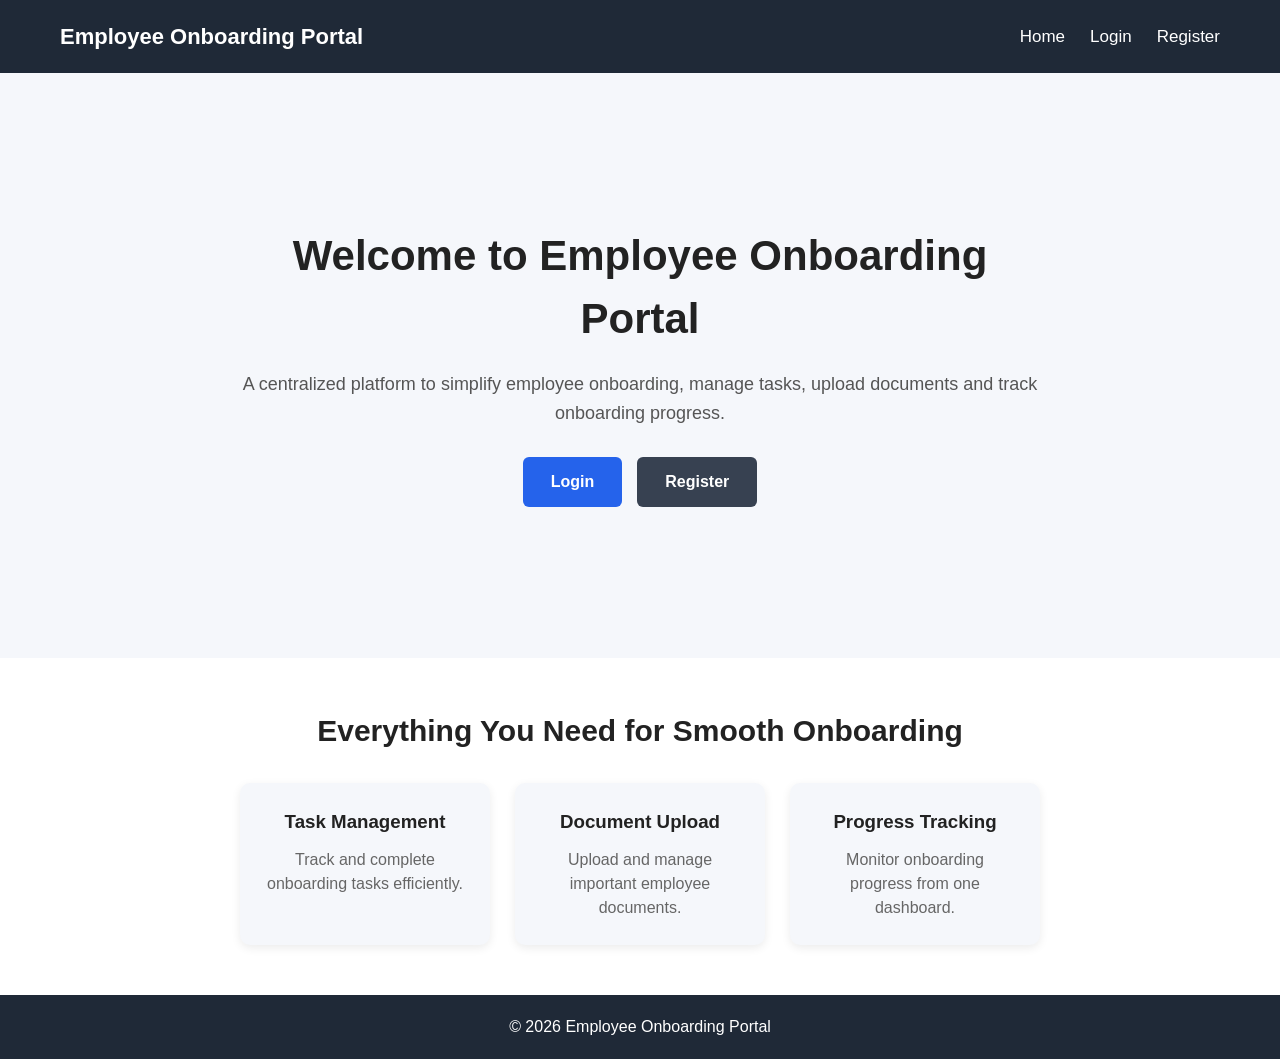
<file: frontend/index.html>
<!DOCTYPE html>
<html lang="en">

<head>
    <meta charset="UTF-8">
    <meta name="viewport" content="width=device-width, initial-scale=1.0">

    <title>Employee Onboarding Portal</title>

    <link rel="stylesheet" href="css/style.css">
</head>

<body>

    <!-- Navigation Bar -->
    <header>
        <div class="logo">
            Employee Onboarding Portal
        </div>

        <nav>
            <a href="index.html">Home</a>
            <a href="login.html">Login</a>
            <a href="register.html">Register</a>
        </nav>
    </header>


    <!-- Hero Section -->
    <section class="hero">

        <div class="hero-content">

            <h1>Welcome to Employee Onboarding Portal</h1>

            <p>
                A centralized platform to simplify employee onboarding,
                manage tasks, upload documents and track onboarding progress.
            </p>

            <div class="buttons">

                <a href="login.html" class="btn">
                    Login
                </a>

                <a href="register.html" class="btn secondary">
                    Register
                </a>

            </div>

        </div>

    </section>


    <!-- Features -->
    <section class="features">

        <h2>Everything You Need for Smooth Onboarding</h2>

        <div class="feature-container">

            <div class="feature-card">
                <h3>Task Management</h3>
                <p>
                    Track and complete onboarding tasks efficiently.
                </p>
            </div>

            <div class="feature-card">
                <h3>Document Upload</h3>
                <p>
                    Upload and manage important employee documents.
                </p>
            </div>

            <div class="feature-card">
                <h3>Progress Tracking</h3>
                <p>
                    Monitor onboarding progress from one dashboard.
                </p>
            </div>

        </div>

    </section>


    <!-- Footer -->
    <footer>
        <p>© 2026 Employee Onboarding Portal</p>
    </footer>

</body>

</html>
</file>
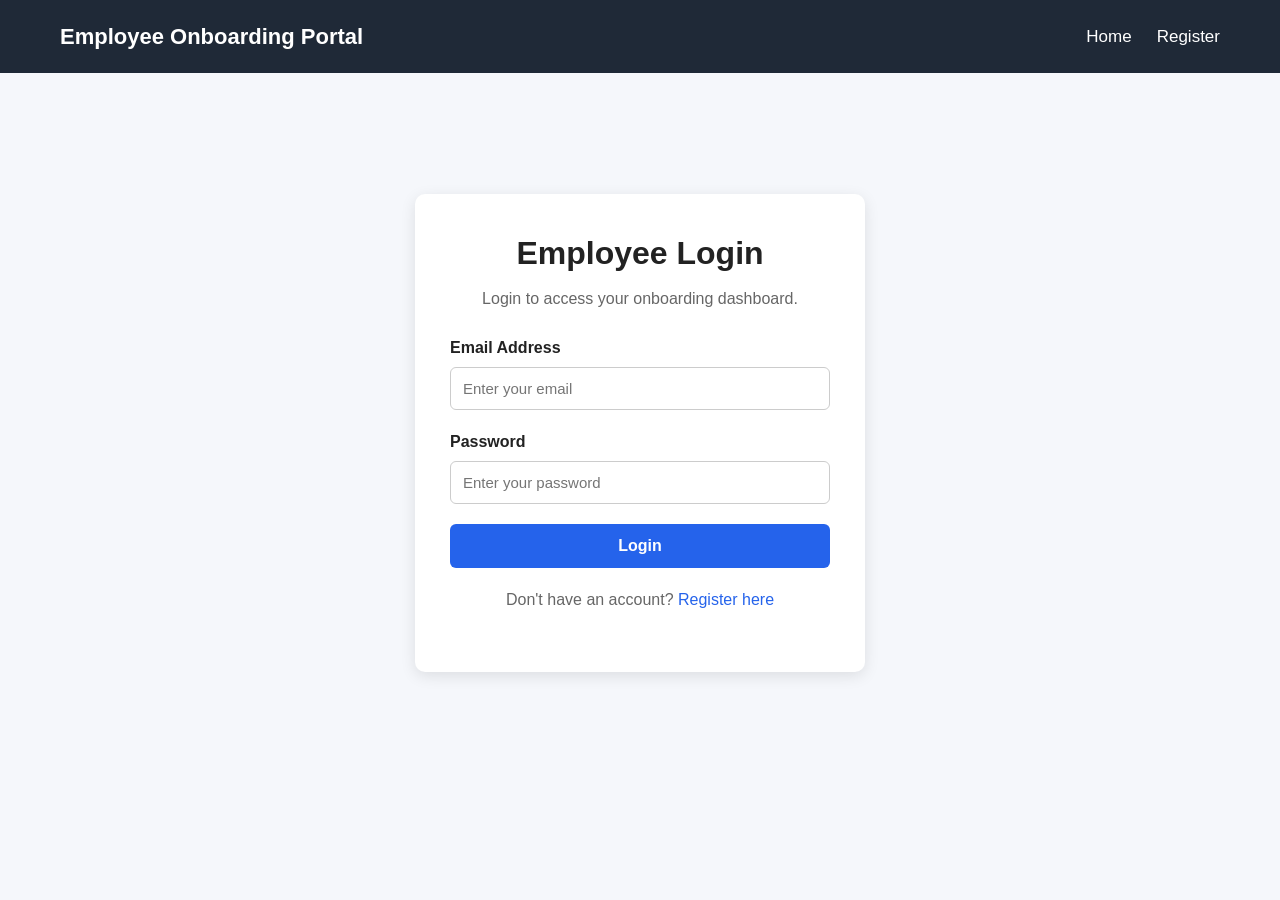
<file: frontend/login.html>
<!DOCTYPE html>
<html lang="en">

<head>

    <meta charset="UTF-8">

    <meta name="viewport" content="width=device-width, initial-scale=1.0">

    <title>Employee Login</title>

    <link rel="stylesheet" href="css/style.css">

</head>

<body>

    <header>

        <div class="logo">
            Employee Onboarding Portal
        </div>

        <nav>
            <a href="index.html">Home</a>
            <a href="register.html">Register</a>
        </nav>

    </header>


    <section class="form-section">

        <div class="form-container">

            <h1>Employee Login</h1>

            <p>
                Login to access your onboarding dashboard.
            </p>


            <form
                action="../backend/login.php"
                method="POST"
            >

                <label for="email">
                    Email Address
                </label>

                <input
                    type="email"
                    id="email"
                    name="email"
                    placeholder="Enter your email"
                    required
                >


                <label for="password">
                    Password
                </label>

                <input
                    type="password"
                    id="password"
                    name="password"
                    placeholder="Enter your password"
                    required
                >


                <button type="submit">
                    Login
                </button>

            </form>


            <p class="login-link">
                Don't have an account?
                <a href="register.html">Register here</a>
            </p>

        </div>

    </section>

</body>

</html>
</file>
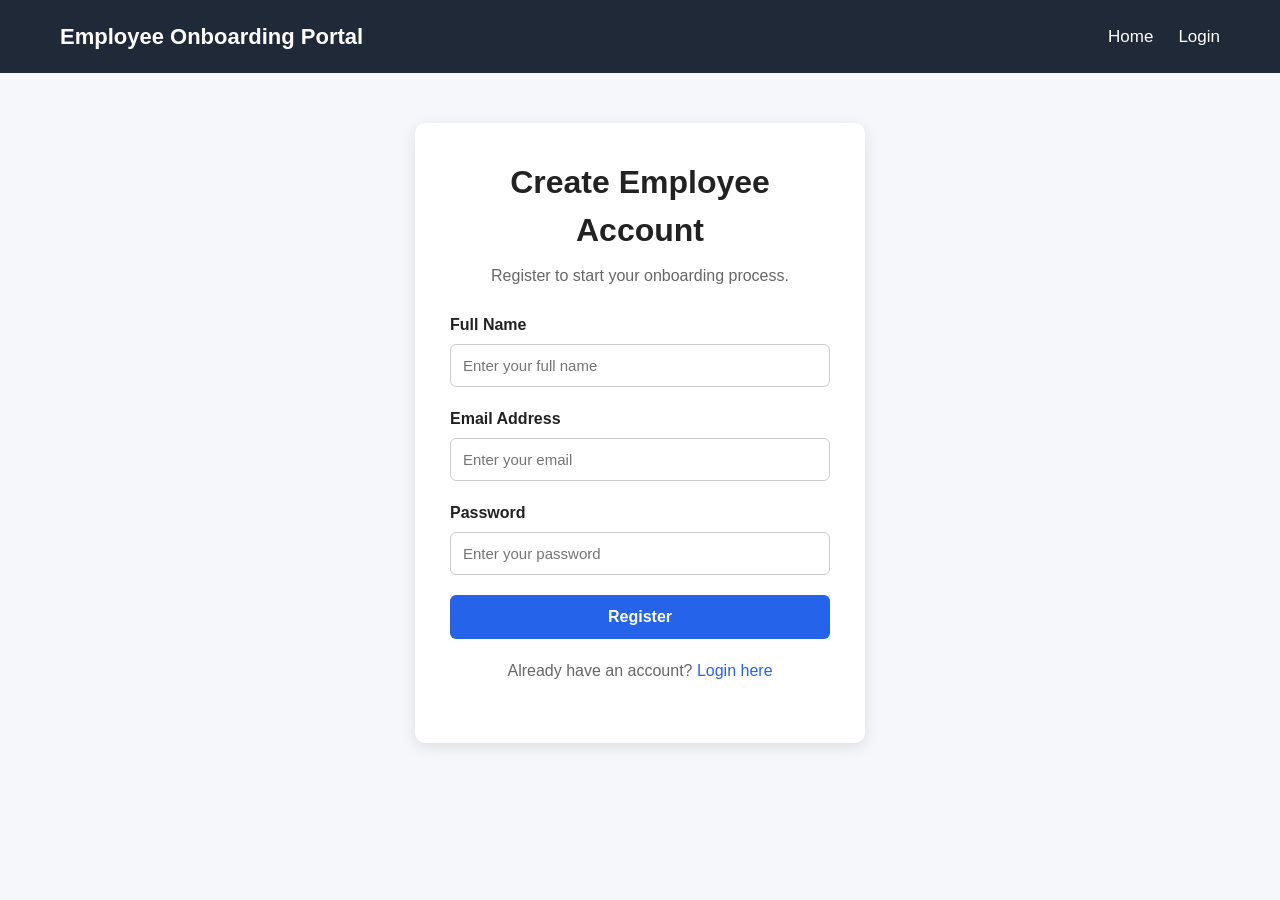
<file: frontend/register.html>
<!DOCTYPE html>
<html lang="en">

<head>

    <meta charset="UTF-8">

    <meta name="viewport" content="width=device-width, initial-scale=1.0">

    <title>Employee Registration</title>

    <link rel="stylesheet" href="css/style.css">

</head>

<body>

    <header>

        <div class="logo">
            Employee Onboarding Portal
        </div>

        <nav>
            <a href="index.html">Home</a>
            <a href="login.html">Login</a>
        </nav>

    </header>


    <section class="form-section">

        <div class="form-container">

            <h1>Create Employee Account</h1>

            <p>Register to start your onboarding process.</p>


            <form
                action="../backend/register.php"
                method="POST"
            >

                <label for="name">
                    Full Name
                </label>

                <input
                    type="text"
                    id="name"
                    name="name"
                    placeholder="Enter your full name"
                    required
                >


                <label for="email">
                    Email Address
                </label>

                <input
                    type="email"
                    id="email"
                    name="email"
                    placeholder="Enter your email"
                    required
                >


                <label for="password">
                    Password
                </label>

                <input
                    type="password"
                    id="password"
                    name="password"
                    placeholder="Enter your password"
                    required
                >


                <button type="submit">
                    Register
                </button>

            </form>


            <p class="login-link">
                Already have an account?
                <a href="login.html">Login here</a>
            </p>

        </div>

    </section>

</body>

</html>
</file>
<file: frontend/css/style.css>
/* ==============================
   GENERAL STYLES
   ============================== */

* {
    margin: 0;
    padding: 0;
    box-sizing: border-box;
}

body {
    font-family: Arial, sans-serif;
    background-color: #f5f7fb;
    color: #222;
    line-height: 1.5;
}


/* ==============================
   NAVIGATION BAR
   ============================== */

header {
    display: flex;
    justify-content: space-between;
    align-items: center;
    padding: 20px 60px;
    background-color: #1f2937;
    color: white;
}

.logo {
    font-size: 22px;
    font-weight: bold;
}

nav {
    display: flex;
    align-items: center;
}

nav a {
    color: white;
    text-decoration: none;
    margin-left: 25px;
    font-size: 17px;
}

nav a:hover {
    text-decoration: underline;
}


/* ==============================
   HOME PAGE - HERO SECTION
   ============================== */

.hero {
    min-height: 65vh;
    display: flex;
    justify-content: center;
    align-items: center;
    text-align: center;
    padding: 50px 20px;
}

.hero-content {
    max-width: 800px;
}

.hero h1 {
    font-size: 42px;
    margin-bottom: 20px;
}

.hero p {
    font-size: 18px;
    line-height: 1.6;
    color: #555;
    margin-bottom: 30px;
}


/* ==============================
   BUTTONS
   ============================== */

.buttons {
    display: flex;
    justify-content: center;
    gap: 15px;
}

.btn {
    display: inline-block;
    padding: 13px 28px;
    background-color: #2563eb;
    color: white;
    text-decoration: none;
    border-radius: 6px;
    font-weight: bold;
}

.btn:hover {
    background-color: #1d4ed8;
}

.btn.secondary {
    background-color: #374151;
}

.btn.secondary:hover {
    background-color: #1f2937;
}


/* ==============================
   HOME PAGE - FEATURES
   ============================== */

.features {
    text-align: center;
    padding: 50px 20px;
    background-color: white;
}

.features h2 {
    margin-bottom: 30px;
    font-size: 30px;
}

.feature-container {
    display: flex;
    justify-content: center;
    gap: 25px;
    flex-wrap: wrap;
}

.feature-card {
    width: 250px;
    padding: 25px;
    border-radius: 10px;
    background-color: #f5f7fb;
    box-shadow: 0 3px 10px rgba(0, 0, 0, 0.08);
}

.feature-card h3 {
    margin-bottom: 12px;
}

.feature-card p {
    color: #666;
    line-height: 1.5;
}


/* ==============================
   REGISTRATION / LOGIN FORM
   ============================== */

.form-section {
    min-height: 80vh;
    display: flex;
    justify-content: center;
    align-items: center;
    padding: 40px 20px;
}

.form-container {
    width: 100%;
    max-width: 450px;
    background-color: white;
    padding: 35px;
    border-radius: 10px;
    box-shadow: 0 4px 15px rgba(0, 0, 0, 0.1);
}

.form-container h1 {
    text-align: center;
    margin-bottom: 10px;
    font-size: 32px;
}

.form-container > p {
    text-align: center;
    color: #666;
    margin-bottom: 25px;
}

form {
    display: flex;
    flex-direction: column;
}

form label {
    margin-bottom: 7px;
    font-weight: bold;
}

form input {
    padding: 12px;
    margin-bottom: 20px;
    border: 1px solid #ccc;
    border-radius: 6px;
    font-size: 15px;
}

form input:focus {
    outline: none;
    border-color: #2563eb;
}

form button {
    padding: 13px;
    border: none;
    border-radius: 6px;
    background-color: #2563eb;
    color: white;
    font-size: 16px;
    font-weight: bold;
    cursor: pointer;
}

form button:hover {
    background-color: #1d4ed8;
}

.login-link {
    margin-top: 20px;
}

.login-link a {
    color: #2563eb;
    text-decoration: none;
}

.login-link a:hover {
    text-decoration: underline;
}


/* ==============================
   EMPLOYEE DASHBOARD
   ============================== */

.dashboard {
    min-height: 80vh;
    padding: 50px 8%;
    background-color: #f5f7fb;
}


/* Dashboard Header */

.dashboard-header {
    margin-bottom: 30px;
}

.dashboard-header h1 {
    font-size: 32px;
    margin-bottom: 10px;
}

.dashboard-header p {
    color: #666;
    font-size: 17px;
}


/* ==============================
   ONBOARDING PROGRESS
   ============================== */

.progress-card {
    background-color: white;
    padding: 25px;
    border-radius: 10px;
    margin-bottom: 30px;
    box-shadow: 0 3px 12px rgba(0, 0, 0, 0.08);
}

.progress-card h2 {
    margin-bottom: 20px;
    font-size: 24px;
}

.progress-bar {
    width: 100%;
    height: 25px;
    background-color: #e5e7eb;
    border-radius: 20px;
    overflow: hidden;
}

.progress-fill {
    width: 25%;
    height: 100%;
    background-color: #2563eb;
    color: white;
    text-align: center;
    line-height: 25px;
    font-weight: bold;
}

.progress-card > p {
    margin-top: 10px;
    color: #666;
}


/* ==============================
   DASHBOARD CARDS
   ============================== */

.dashboard-cards {
    display: grid;
    grid-template-columns: repeat(3, 1fr);
    gap: 25px;
}

.dashboard-card {
    background-color: white;
    padding: 25px;
    border-radius: 10px;
    box-shadow: 0 3px 12px rgba(0, 0, 0, 0.08);
}

.dashboard-card h3 {
    margin-bottom: 20px;
    font-size: 21px;
}

.dashboard-card p {
    margin-bottom: 12px;
    color: #555;
}


/* ==============================
   FOOTER
   ============================== */

footer {
    text-align: center;
    padding: 20px;
    background-color: #1f2937;
    color: white;
}


/* ==============================
   RESPONSIVE DESIGN
   ============================== */

@media (max-width: 800px) {

    header {
        padding: 20px;
    }

    .logo {
        font-size: 18px;
    }

    nav a {
        margin-left: 12px;
        font-size: 15px;
    }

    .hero h1 {
        font-size: 32px;
    }

    .dashboard {
        padding: 30px 20px;
    }

    .dashboard-cards {
        grid-template-columns: 1fr;
    }

    .feature-container {
        flex-direction: column;
        align-items: center;
    }

    .feature-card {
        width: 100%;
        max-width: 350px;
    }

}
/* ==============================
   TASK MANAGEMENT
   ============================== */

.task-item {
    display: flex;
    justify-content: space-between;
    align-items: center;
    gap: 15px;
    padding: 15px 0;
    border-bottom: 1px solid #e5e7eb;
}

.task-item:last-child {
    border-bottom: none;
}

.task-info {
    display: flex;
    align-items: center;
    gap: 10px;
    color: #444;
}

.task-completed {
    color: #16a34a;
    font-size: 20px;
    font-weight: bold;
}

.task-pending {
    color: #777;
    font-size: 20px;
}

.task-form {
    margin: 0;
}

.complete-btn {
    padding: 8px 14px;
    border: none;
    border-radius: 5px;
    background-color: #2563eb;
    color: white;
    font-size: 13px;
    font-weight: bold;
    cursor: pointer;
}

.complete-btn:hover {
    background-color: #1d4ed8;
}

.completed-label {
    color: #16a34a;
    font-size: 13px;
    font-weight: bold;
}
/* ==============================
   DOCUMENT UPLOAD
   ============================== */

.document-form {
    margin-top: 10px;
}

.document-form label {
    display: block;
    margin-bottom: 7px;
    font-weight: bold;
}

.document-form select {
    width: 100%;
    padding: 11px;
    margin-bottom: 18px;
    border: 1px solid #ccc;
    border-radius: 6px;
    background-color: white;
    font-size: 15px;
}

.document-form input[type="file"] {
    width: 100%;
    padding: 10px;
    margin-bottom: 5px;
    border: 1px solid #ccc;
    border-radius: 6px;
    background-color: white;
}

.file-info {
    font-size: 13px;
    color: #777;
    margin-bottom: 18px;
}

.upload-btn {
    width: 100%;
    padding: 11px;
    border: none;
    border-radius: 6px;
    background-color: #2563eb;
    color: white;
    font-size: 14px;
    font-weight: bold;
    cursor: pointer;
}

.upload-btn:hover {
    background-color: #1d4ed8;
}
/* ==============================
   DOCUMENT LIST
   ============================== */

.document-item {
    display: flex;
    justify-content: space-between;
    align-items: center;
    gap: 15px;
    padding: 12px 0;
    border-bottom: 1px solid #e5e7eb;
}

.document-name {
    margin-top: 5px;
    font-size: 13px;
    color: #777;
    word-break: break-word;
}

.document-status {
    padding: 5px 9px;
    border-radius: 5px;
    font-size: 12px;
    font-weight: bold;
}

.document-status.pending {
    background-color: #fef3c7;
    color: #92400e;
}

.document-status.approved {
    background-color: #dcfce7;
    color: #166534;
}

.document-status.rejected {
    background-color: #fee2e2;
    color: #991b1b;
}

.no-documents {
    color: #777;
    margin-bottom: 20px;
}

.dashboard-card hr {
    border: none;
    border-top: 1px solid #e5e7eb;
    margin: 25px 0;
}

.dashboard-card h4 {
    margin-bottom: 15px;
}
/* ========================================
   ADMIN DASHBOARD
   ======================================== */

.admin-employee-card {
    background-color: white;
    padding: 30px;
    margin-bottom: 25px;
    border-radius: 10px;
    box-shadow: 0 4px 15px rgba(0, 0, 0, 0.08);
}

.admin-employee-header {
    display: flex;
    justify-content: space-between;
    align-items: center;
    gap: 20px;
    padding-bottom: 20px;
    border-bottom: 1px solid #e5e7eb;
}

.admin-employee-header h2 {
    margin-bottom: 8px;
}

.admin-employee-header p {
    color: #666;
}

.employee-badge {
    padding: 7px 12px;
    border-radius: 5px;
    background-color: #e0e7ff;
    color: #3730a3;
    font-size: 13px;
    font-weight: bold;
}

.admin-progress-section {
    padding: 25px 0;
}

.admin-progress-section h3,
.admin-documents h3 {
    margin-bottom: 15px;
}

.admin-progress-section p {
    margin-top: 10px;
    color: #666;
}

.admin-documents {
    padding-top: 20px;
    border-top: 1px solid #e5e7eb;
}

.admin-document-item {
    display: flex;
    justify-content: space-between;
    align-items: center;
    gap: 15px;
    padding: 15px 0;
    border-bottom: 1px solid #e5e7eb;
}

.admin-document-item:last-child {
    border-bottom: none;
}

.admin-document-item p {
    margin-top: 5px;
    color: #777;
    font-size: 13px;
}
/* ========================================
   ADMIN DOCUMENT ACTIONS
   ======================================== */

.admin-document-actions {
    display: flex;
    align-items: center;
    gap: 10px;
    flex-wrap: wrap;
}

.document-action-form {
    margin: 0;
}

.approve-btn,
.reject-btn {
    border: none;
    padding: 8px 14px;
    border-radius: 5px;
    color: white;
    font-weight: bold;
    cursor: pointer;
}

.approve-btn {
    background-color: #16a34a;
}

.approve-btn:hover {
    background-color: #15803d;
}

.reject-btn {
    background-color: #dc2626;
}

.reject-btn:hover {
    background-color: #b91c1c;
}

.document-status.approved {
    background-color: #dcfce7;
    color: #166534;
    padding: 7px 12px;
    border-radius: 5px;
    font-weight: bold;
}

.document-status.rejected {
    background-color: #fee2e2;
    color: #991b1b;
    padding: 7px 12px;
    border-radius: 5px;
    font-weight: bold;
}
/* ========================================
   ADMIN DASHBOARD
   ======================================== */

.admin-employee-card {
    background-color: white;
    padding: 30px;
    margin-bottom: 25px;
    border-radius: 10px;
    box-shadow: 0 4px 15px rgba(0, 0, 0, 0.08);
}

.admin-employee-header {
    display: flex;
    justify-content: space-between;
    align-items: center;
    gap: 20px;
    padding-bottom: 20px;
    border-bottom: 1px solid #e5e7eb;
}

.admin-employee-header h2 {
    margin-bottom: 8px;
}

.admin-employee-header p {
    color: #666;
}

.employee-badge {
    padding: 7px 12px;
    border-radius: 5px;
    background-color: #e0e7ff;
    color: #3730a3;
    font-size: 13px;
    font-weight: bold;
}


/* ========================================
   ADMIN PROGRESS
   ======================================== */

.admin-progress-section {
    padding: 25px 0;
}

.admin-progress-section h3 {
    margin-bottom: 15px;
}

.admin-progress-section p {
    margin-top: 10px;
    color: #666;
}


/* ========================================
   ADMIN DOCUMENTS
   ======================================== */

.admin-documents {
    padding-top: 20px;
    border-top: 1px solid #e5e7eb;
}

.admin-documents h3 {
    margin-bottom: 15px;
}

.admin-document-item {
    display: flex;
    justify-content: space-between;
    align-items: center;
    gap: 20px;
    padding: 18px 0;
    border-bottom: 1px solid #e5e7eb;
}

.admin-document-item:last-child {
    border-bottom: none;
}

.document-info strong {
    display: block;
}

.document-info p {
    margin-top: 5px;
    color: #777;
    font-size: 14px;
}


/* ========================================
   DOCUMENT ACTIONS
   ======================================== */

.admin-document-actions {
    display: flex;
    align-items: center;
    gap: 10px;
    flex-wrap: wrap;
}

.admin-document-actions form {
    margin: 0;
}


/* ========================================
   STATUS
   ======================================== */

.document-status {
    padding: 7px 12px;
    border-radius: 5px;
    font-size: 13px;
    font-weight: bold;
}

.document-status.pending {
    background-color: #fef3c7;
    color: #92400e;
}

.document-status.approved {
    background-color: #dcfce7;
    color: #166534;
}

.document-status.rejected {
    background-color: #fee2e2;
    color: #991b1b;
}


/* ========================================
   APPROVE / REJECT BUTTONS
   ======================================== */

.approve-btn,
.reject-btn {
    border: none;
    padding: 8px 14px;
    border-radius: 5px;
    color: white;
    font-weight: bold;
    cursor: pointer;
}

.approve-btn {
    background-color: #16a34a;
}

.approve-btn:hover {
    background-color: #15803d;
}

.reject-btn {
    background-color: #dc2626;
}

.reject-btn:hover {
    background-color: #b91c1c;
}


/* ========================================
   RESPONSIVE
   ======================================== */

@media (max-width: 700px) {

    .admin-employee-header {
        flex-direction: column;
        align-items: flex-start;
    }

    .admin-document-item {
        flex-direction: column;
        align-items: flex-start;
    }

    .admin-document-actions {
        width: 100%;
    }

}
/* ========================================
   VIEW DOCUMENT BUTTON
   ======================================== */

.view-document-btn {
    display: inline-block;
    margin-top: 8px;
    padding: 7px 12px;
    border-radius: 5px;
    background-color: #374151;
    color: white;
    text-decoration: none;
    font-size: 13px;
    font-weight: bold;
}

.view-document-btn:hover {
    background-color: #1f2937;
}
</file>
